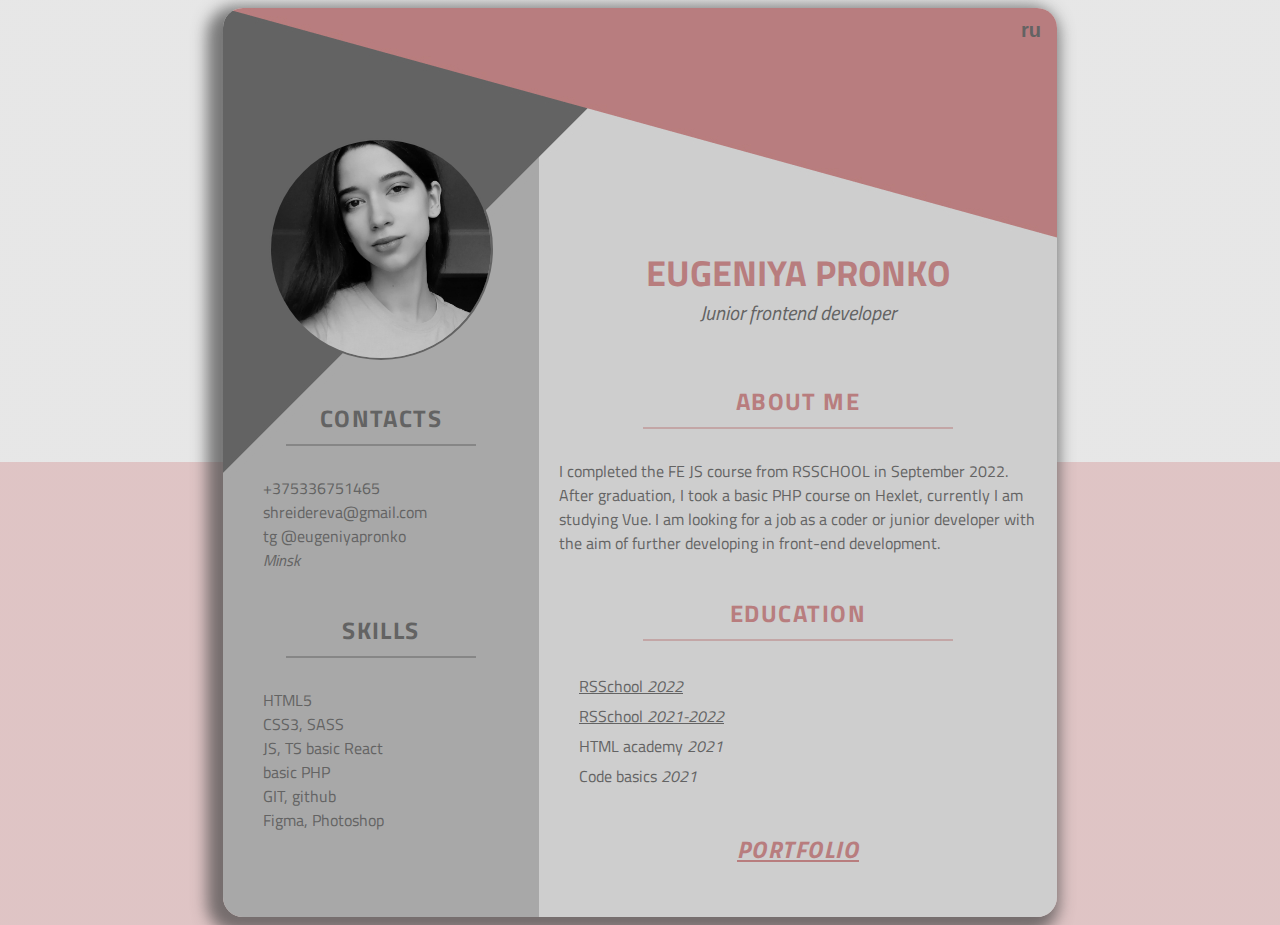
<file: index.html>
<!DOCTYPE html>
<html lang="en">
  <head>
    <meta charset="UTF-8" />
    <meta http-equiv="X-UA-Compatible" content="IE=edge" />
    <meta name="viewport" content="width=device-width, initial-scale=1.0" />
    <link rel="stylesheet" href="./style.css" />
    <link rel="shortcut icon" href="#" type="image/x-icon" />
    <title>CV Pronko Evgeniya</title>
  </head>
  <body>
    <main>
      <section class="left-column">
        <div class="avatar">
          <img src="./assets/avatar.jpeg" alt="" />
        </div>
        <div class="contacts">
          <h2 class="title" data-i18n="contacts">Contacts</h2>
          <a href="tel:+375336751465">
            <li>+375336751465</li>
          </a>
          <a href="mailto:shreidereva@gmail.com">
            <li>shreidereva@gmail.com</li>
          </a>
          <a>
            <li>tg @eugeniyapronko</li>
          </a>
          <span data-i18n="minsk">Minsk</span>
        </div>
        <div class="skills">
          <h2 class="title" data-i18n="skills">Skills</h2>
          <ul>
            <li>HTML5</li>
            <li>CSS3, SASS</li>
            <li>JS, TS basic React</li>
            <li>basic PHP</li>
            <li>GIT, github</li>
            <li>Figma, Photoshop</li>
          </ul>
        </div>
      </section>
      <section class="right-column">
        <button class="lang ru-lang">ru</button>
        <div class="name">
          <h1 data-i18n="name">Eugeniya Pronko</h1>
          <span>Junior frontend developer</span>
        </div>
        <div class="about">
          <h2 class="title" data-i18n="about">About me</h2>
          <p data-i18n="about-me">
            I completed the FE JS course from RSSCHOOL in September 2022. After graduation, I took a
            basic PHP course on Hexlet, currently I am studying Vue. I am looking for a job as a
            coder or junior developer with the aim of further developing in front-end development.
          </p>
        </div>
        <div class="education">
          <h2 class="title" data-i18n="educ">Education</h2>
          <a href="https://app.rs.school/certificate/81jnw7g6" target="_blank"
            >RSSchool <i>2022</i></a
          >
          <a href="https://app.rs.school/certificate/iumpf7x4" target="_blank"
            >RSSchool <i>2021-2022</i></a
          >
          <span>HTML academy <i>2021</i></span>
          <span>Code basics <i>2021</i></span>
        </div>
        <div class="exp">
          <a href="./exp/exp.html">
            <h2 class="title" data-i18n="portfolio">Portfolio</h2>
          </a>
        </div>
      </section>
    </main>
    <script src="index.js"></script>
  </body>
</html>
</file>
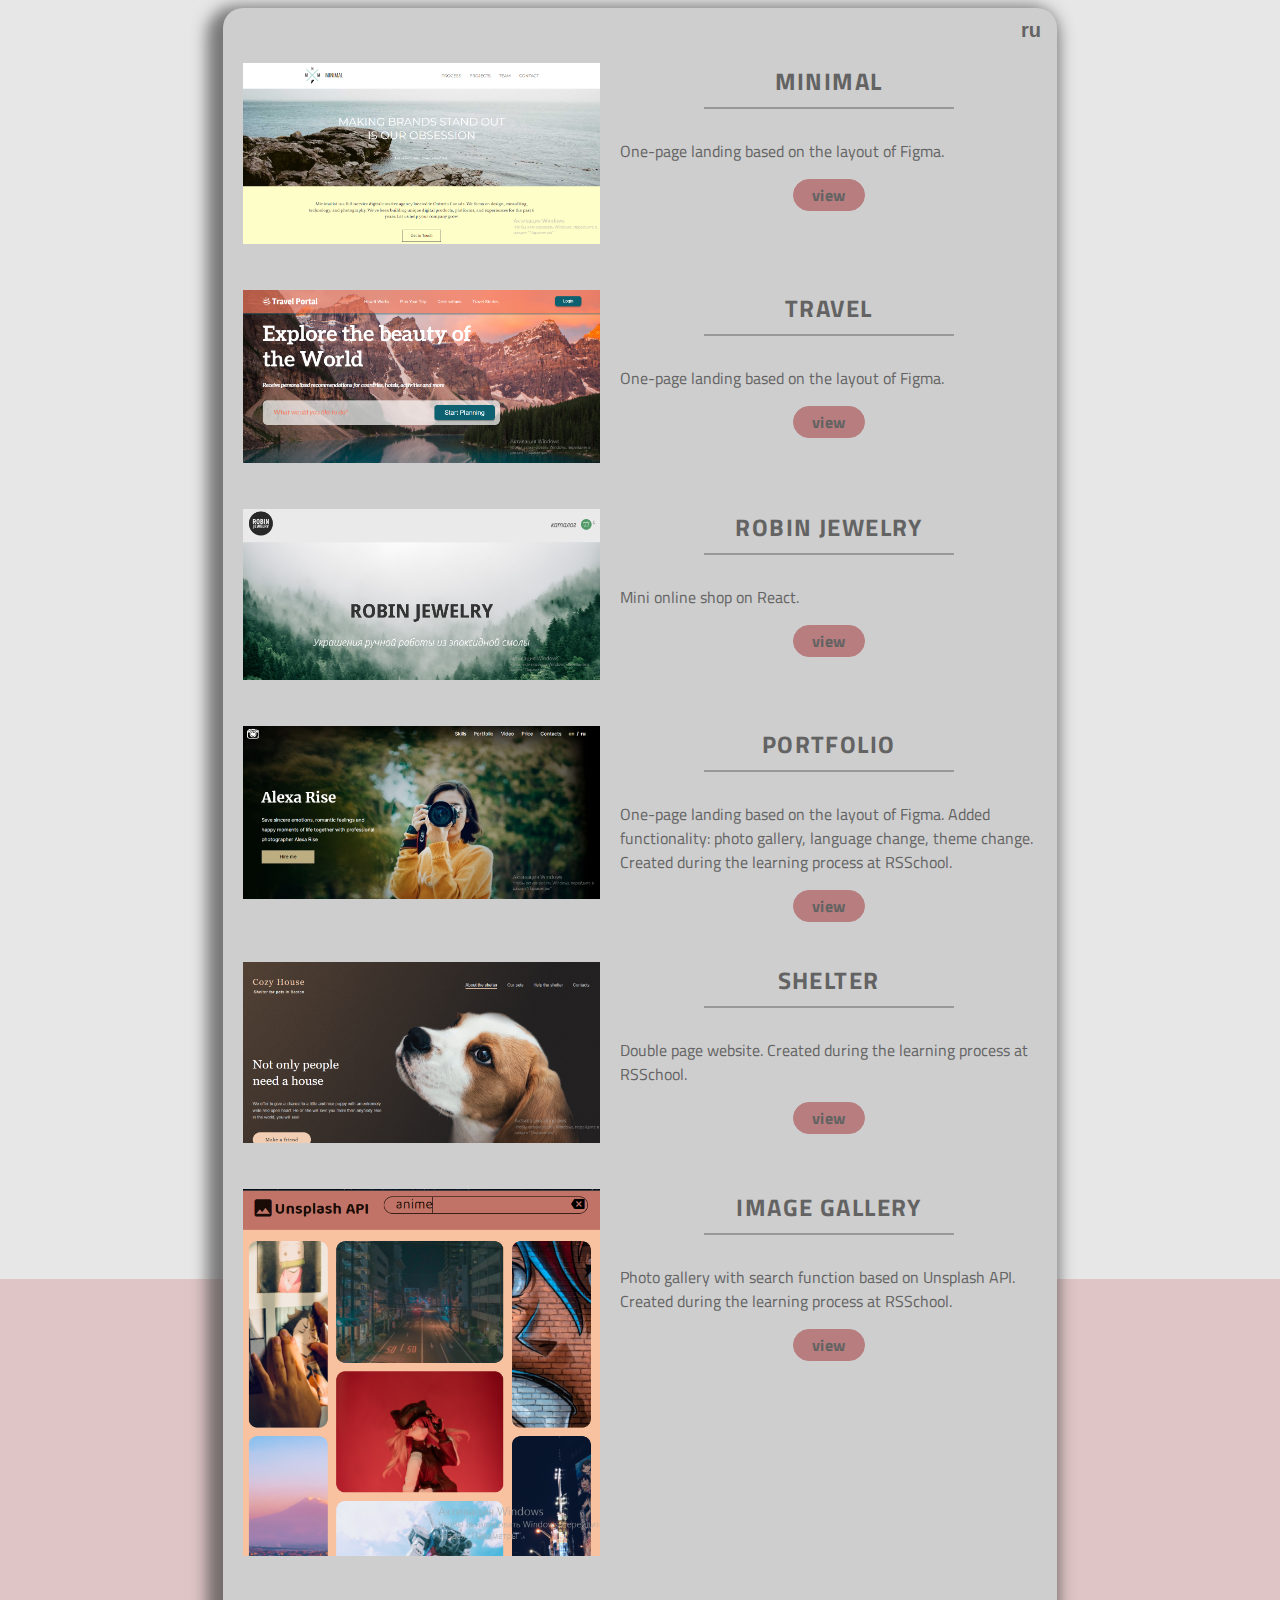
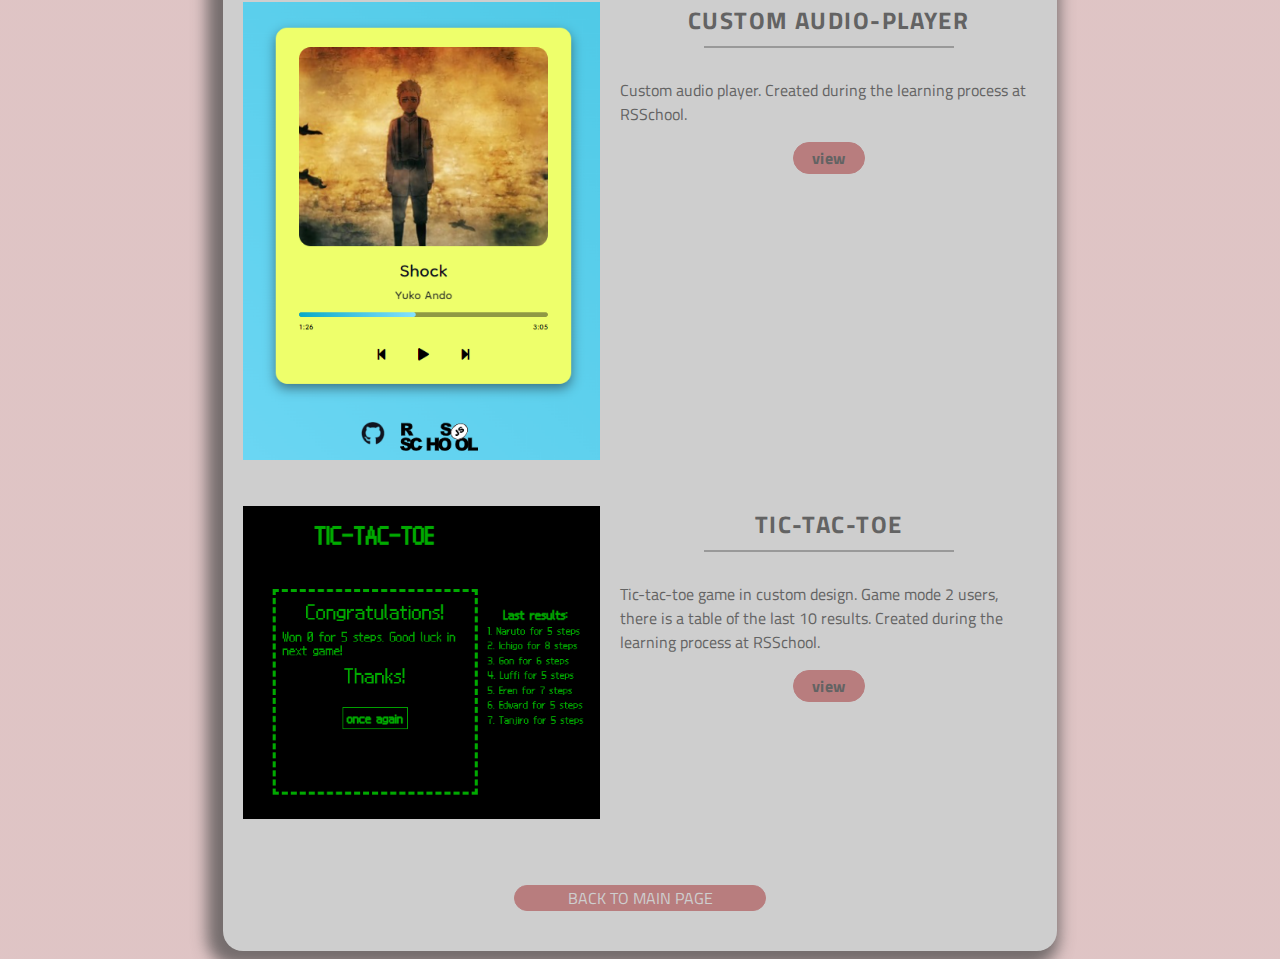
<file: exp/exp.html>
<!DOCTYPE html>
<html lang="en">
  <head>
    <meta charset="UTF-8" />
    <meta http-equiv="X-UA-Compatible" content="IE=edge" />
    <meta name="viewport" content="width=device-width, initial-scale=1.0" />
    <link rel="stylesheet" href="../style.css" />
    <title>Portfolio</title>
  </head>
  <body>
    <main class="portfolio">
      <button class="lang ru-lang">ru</button>
      <div class="card">
        <div class="photo-container">
          <img src="../assets/minimal.png" alt="" />
        </div>
        <div class="description">
          <h2 class="title">Minimal</h2>
          <p data-i18n="minimal">One-page landing based on the layout of Figma.</p>
          <a href="https://pronkoevgeniya.github.io/Minimal/" target="_blank">View</a>
        </div>
      </div>
      <div class="card">
        <div class="photo-container">
          <img src="../assets/rb.png" alt="" />
        </div>
        <div class="description">
          <h2 class="title">Travel</h2>
          <p data-i18n="travel">One-page landing based on the layout of Figma.</p>
          <a href="https://jen-travel.netlify.app/" target="_blank">View</a>
        </div>
      </div>
      <div class="card">
        <div class="photo-container">
          <img src="../assets/tr.png" alt="" />
        </div>
        <div class="description">
          <h2 class="title">Robin jewelry</h2>
          <p data-i18n="robin">Mini online shop on React.</p>
          <a href="https://robin-jewelry.netlify.app/" target="_blank">View</a>
        </div>
      </div>
      <div class="card">
        <div class="photo-container">
          <img src="../assets/portfolio.png" alt="" />
        </div>
        <div class="description">
          <h2 class="title">Portfolio</h2>
          <p data-i18n="port">
            One-page landing based on the layout of Figma. Added functionality: photo gallery,
            language change, theme change. Created during the learning process at RSSchool.
          </p>
          <a href="https://pronkoevgeniya.github.io/rss-stage0/portfolio/" target="_blank">View</a>
        </div>
      </div>
      <div class="card">
        <div class="photo-container">
          <img src="../assets/shelter.png" alt="" />
        </div>
        <div class="description">
          <h2 class="title">Shelter</h2>
          <p data-i18n="shelter">
            Double page website. Created during the learning process at RSSchool.
          </p>
          <a
            href="https://rolling-scopes-school.github.io/pronkoevgeniya-JSFE2022Q1/shelter/pages/main/"
            target="_blank"
            >View</a
          >
        </div>
      </div>
      <div class="card">
        <div class="photo-container">
          <img src="../assets/unsplash.png" alt="" />
        </div>
        <div class="description">
          <h2 class="title">Image gallery</h2>
          <p data-i18n="gallery">
            Photo gallery with search function based on Unsplash API. Created during the learning
            process at RSSchool.
          </p>
          <a href="https://pronkoevgeniya.github.io/rss-stage0/image-gallery/" target="_blank"
            >View</a
          >
        </div>
      </div>
      <div class="card">
        <div class="photo-container">
          <img src="../assets/audio.png" alt="" />
        </div>
        <div class="description">
          <h2 class="title">Custom audio-player</h2>
          <p data-i18n="audio">
            Custom audio player. Created during the learning process at RSSchool.
          </p>
          <a href="https://pronkoevgeniya.github.io/rss-stage0/audio-player/" target="_blank"
            >View</a
          >
        </div>
      </div>
      <div class="card">
        <div class="photo-container">
          <img src="../assets/tic-tac-toe.png" alt="" />
        </div>
        <div class="description">
          <h2 class="title">Tic-tac-toe</h2>
          <p data-i18n="tic">
            Tic-tac-toe game in custom design. Game mode 2 users, there is a table of the last 10
            results. Created during the learning process at RSSchool.
          </p>
          <a href="https://pronkoevgeniya.github.io/rss-stage0/" target="_blank">View</a>
        </div>
      </div>
      <div class="back">
        <a href="../index.html" data-i18n="back">Back to main page</a>
      </div>
    </main>
    <script src="../index.js"></script>
  </body>
</html>
</file>
<file: style.css>
@import url("https://fonts.googleapis.com/css2?family=Titillium+Web:ital,wght@0,400;0,700;1,200&display=swap");
body {
  background: -webkit-gradient(linear, left top, left bottom, color-stop(50%, #cecece7e), color-stop(50%, #b87d7e73));
  background: linear-gradient(180deg, #cecece7e 50%, #b87d7e73 50%);
}

main {
  max-width: 834px;
  -webkit-box-shadow: -7px 7px 15px 9px rgba(71, 71, 71, 0.7);
          box-shadow: -7px 7px 15px 9px rgba(71, 71, 71, 0.7);
  border-radius: 20px;
  margin: 0 auto;
  background: url(./assets/back.jpg);
  display: -webkit-box;
  display: -ms-flexbox;
  display: flex;
  font-family: "Titillium Web", sans-serif;
  color: #636363;
}

.title {
  text-transform: uppercase;
  text-align: center;
  font-size: 24px;
  letter-spacing: 0.06em;
  padding-bottom: 10px;
  margin-bottom: 30px;
  position: relative;
}

.title::after {
  content: "";
  position: absolute;
  width: 60%;
  height: 2px;
  background-color: #636363;
  opacity: .5;
  bottom: 0;
  left: 20%;
}

.left-column div {
  width: 316px;
  margin-bottom: 40px;
}

.left-column img {
  display: block;
  margin: 130px auto 0;
  max-width: 220px;
  border-radius: 100%;
  border: 2px solid #636363;
}

.left-column .contacts a {
  text-decoration: none;
  color: #636363;
}

.left-column .contacts a:hover {
  color: #CECECE;
}

.left-column .contacts li {
  list-style: none;
}

.left-column .contacts a, .left-column .contacts span {
  display: block;
  margin-left: 40px;
}

.left-column .contacts span {
  font-style: italic;
}

.left-column .skills li {
  list-style: none;
}

.right-column h1, .right-column h2 {
  color: #B87D7E;
}

.right-column h2::after {
  background-color: #B87D7E;
}

.right-column div {
  width: 518px;
  margin-bottom: 40px;
}

.right-column .name {
  margin-top: 230px;
  margin-bottom: 55px;
  text-align: center;
}

.right-column .name h1 {
  text-transform: uppercase;
  font-size: 36px;
  line-height: 0;
}

.right-column .name span {
  font-style: italic;
  font-size: 20px;
}

.right-column .about p {
  padding: 0 20px;
  word-wrap: break-word;
}

.right-column .education span, .right-column .education a {
  display: block;
  margin-left: 40px;
  line-height: 30px;
  color: #636363;
}

.right-column .education a:hover {
  color: #A8A8A8;
}

.right-column .exp a {
  color: #B87D7E;
  font-style: italic;
}

.right-column .exp a:hover,
.right-column .exp a h2:hover {
  color: #ca9e9f;
}

.right-column .exp h2::after {
  display: none;
}

.portfolio {
  background: #CECECE;
  -webkit-box-orient: vertical;
  -webkit-box-direction: normal;
      -ms-flex-direction: column;
          flex-direction: column;
}

.portfolio .card {
  display: -webkit-box;
  display: -ms-flexbox;
  display: flex;
  margin: 20px;
}

.portfolio .card .photo-container {
  max-width: 45%;
  overflow: hidden;
}

.portfolio .card .photo-container img {
  max-width: 100%;
}

.portfolio .card .description {
  width: 55%;
  margin-left: 20px;
}

.portfolio .card .description h2 {
  margin-top: 0;
}

.portfolio .card a {
  text-decoration: none;
  color: #636363;
  font-weight: 700;
  text-transform: lowercase;
  display: block;
  max-width: 70px;
  border: 1px solid #B87D7E;
  border-radius: 30px;
  background-color: #B87D7E;
  margin: 0 auto;
  text-align: center;
  line-height: 30px;
  letter-spacing: 0.03em;
}

.portfolio .card a:hover {
  color: #A8A8A8;
}

.portfolio .lang:hover {
  color: #A8A8A8;
}

.back a {
  display: block;
  max-width: 30%;
  margin: 40px auto;
  border: 1px solid #B87D7E;
  border-radius: 30px;
  background-color: #B87D7E;
  color: #CECECE;
  text-transform: uppercase;
  text-decoration: none;
  text-align: center;
}

.back a:hover {
  color: #A8A8A8;
}

.lang {
  background-color: transparent;
  border: none;
  color: #636363;
  font-weight: 700;
  font-size: 20px;
  cursor: pointer;
  display: block;
  margin: 10px 10px 0 auto;
}

.lang:hover {
  color: #CECECE;
}
/*# sourceMappingURL=style.css.map */
</file>
